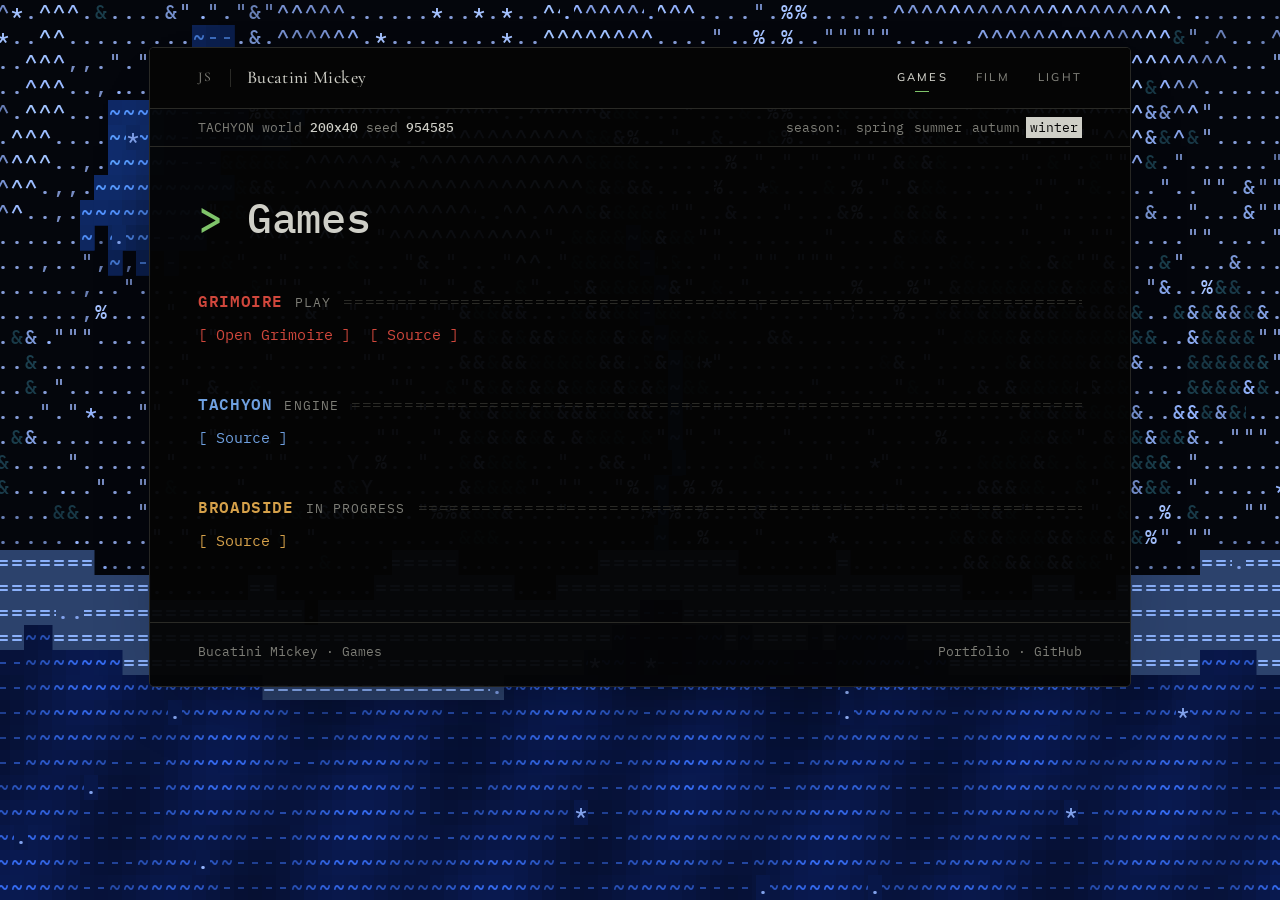
<file: game-dev/index.html>
<!doctype html>
<html lang="en">
<head>
<meta charset="utf-8">
<link rel="icon" href="/assets/favicon.svg" type="image/svg+xml">
<link rel="icon" href="/assets/favicon-32.png" sizes="32x32" type="image/png">
<link rel="apple-touch-icon" href="/assets/apple-touch-icon.png">
<meta name="viewport" content="width=device-width,initial-scale=1,viewport-fit=cover">
<title>Games · Bucatini Mickey</title>
<link rel="stylesheet" href="../assets/fonts/fonts.css">
<link rel="preload" href="../assets/fonts/cormorant-garamond-500-latin.woff2" as="font" type="font/woff2" crossorigin>
<link rel="preload" href="../assets/fonts/mulish-500-latin.woff2" as="font" type="font/woff2" crossorigin>
<style>
/* A terminal. The banner is a Tachyon world map: the editor's island recipe and biome palette,
   folded to 7-bit ASCII and shown close: by night in dark mode, by day in light mode. */
:root{
  --bg:#050505; --ink:#cfcfc7; --dim:#7d7d76; --line:#2a2a26; --acc:#7fc46a;
  --grimoire:#d0473c; --tachyon:#6fa0e0; --broadside:#d6a14a;
  --f-disp:'IBM Plex Mono','Cascadia Mono',ui-monospace,monospace; --f-body:var(--f-disp);
  --here-size:.88rem;
  color-scheme:dark;
}
:root[data-theme="light"]{
  --bg:#f0e8d4; --ink:#1e1814; --dim:#6e6558; --line:#d4c9b2; --acc:#3d6b2c;
  --grimoire:#a8302a; --tachyon:#33508f; --broadside:#8a6414;
  color-scheme:light}
*{box-sizing:border-box}
body{margin:0;background:var(--bg);color:var(--ink);font:400 15px/1.65 var(--f-body)}
a{color:inherit}
:focus-visible{outline:1px solid var(--acc);outline-offset:2px}

#map{pointer-events:auto;cursor:crosshair}
body{background:#050505}
.status{display:flex;flex-wrap:wrap;gap:4px 24px;justify-content:space-between;padding:8px clamp(16px,5vw,48px);font-size:.8rem;color:var(--dim);border-bottom:1px solid var(--line)}
.status b{color:var(--ink);font-weight:500}
.schemes{display:flex;gap:2px}
.schemes button{font:inherit;color:var(--dim);background:none;border:0;padding:0 4px;cursor:pointer}
.schemes button[aria-pressed="true"]{color:var(--bg);background:var(--ink)}
.schemes button:hover{color:var(--ink)}
.schemes button[aria-pressed="true"]:hover{color:var(--bg)}

.wrap{padding-inline:clamp(16px,5vw,48px)}
.mast{padding-block:48px 24px}
h1{font:500 clamp(1.8rem,5vw,2.6rem)/1.1 var(--f-disp);margin:0;letter-spacing:-.01em}
h1::before{content:"> ";color:var(--acc)}
.lede{margin:14px 0 0;max-width:64ch;color:var(--dim)}

.proj{padding-block:28px 8px}
.proj h2{display:flex;gap:12px;align-items:baseline;margin:0 0 14px;font:600 1rem/1 var(--f-disp);letter-spacing:.04em;text-transform:uppercase;color:var(--c)}
.proj h2::after{content:"================================================================================================================";flex:1;overflow:hidden;white-space:nowrap;color:var(--line);font-weight:400}
.proj h2 small{font-weight:400;color:var(--dim);letter-spacing:.08em}
.proj p{margin:0 0 .8em;max-width:76ch}
.proj .acts{display:flex;flex-wrap:wrap;gap:8px 18px;margin-top:6px}
.proj .acts a{text-decoration:none;color:var(--c)}
.proj .acts a::before{content:"[ "} .proj .acts a::after{content:" ]"}
.proj .acts a:hover{background:var(--c);color:var(--bg)}
.proj.grimoire{--c:var(--grimoire)} .proj.tachyon{--c:var(--tachyon)} .proj.broadside{--c:var(--broadside)}
footer{border-top:1px solid var(--line);margin-top:48px;padding-block:18px 24px;color:var(--dim);font-size:.8rem}
footer .wrap{display:flex;justify-content:space-between;gap:12px;flex-wrap:wrap}
footer a{text-decoration:none}
footer a:hover{color:var(--ink)}
/* on a phone the title is a window onto the map */
@media (max-width:620px){.mast.window{display:flex;flex-direction:column;justify-content:flex-end}.mast.window h1{text-shadow:0 1px 10px var(--bg),0 0 3px var(--bg)}
  .mast.window .lede{background:color-mix(in srgb,var(--bg) 92%,transparent);padding:12px 14px;margin-inline:-14px;border-radius:2px}
  body .page{--glass:97%}}
/* the map is busy behind words, so this panel keeps more of its colour than the others */
body .page{--glass:95%}
@media (max-width:620px){body .page{--glass:90%}}
</style>
<link rel="stylesheet" href="../assets/bar.css">
</head>
<body>
<canvas id="map" class="backdrop" role="img" aria-label="An ASCII world map generated by the Tachyon engine: sea, coast, marsh, forest, moors, hills and snowy peaks, with rivers running down to the sea"></canvas>
<div class="page windowed">
<header class="bar"><div class="bar-in">
  <nav class="sites" aria-label="Sites"><a class="me away" href="https://jsonsummers.github.io/" title="Jason Summers"><span>J</span><span class="x"><span>ason </span></span><span>S</span><span class="x"><span>ummers</span></span></a><a class="bm here" href="../" aria-current="true" title="Bucatini Mickey"><span>B</span><span class="x"><span>ucatini </span></span><span>M</span><span class="x"><span>ickey</span></span></a></nav>
  <nav class="pages" aria-label="Pages"><a href="./" aria-current="page">Games</a><a href="../films/">Film</a><button class="mode" id="mode" type="button" aria-label="Switch light or dark">Light</button></nav>
</div></header>

<div class="status"><span id="where">TACHYON  world <b id="dims">--</b>  seed <b id="seed">--</b></span>
    <span class="schemes seasons" role="group" aria-label="Season (s cycles)">season:&nbsp;<button data-season="spring">spring</button><button data-season="summer">summer</button><button data-season="autumn">autumn</button><button data-season="winter">winter</button></span></div>

<header class="wrap mast window">
  <h1>Games</h1>
</header>

<main class="wrap">
  <section class="proj grimoire">
    <h2>Grimoire <small>play</small></h2>
    <p class="acts"><a href="https://bucatini-mickey.github.io/grimoire/">Open Grimoire</a><a href="https://github.com/bucatini-mickey/grimoire">Source</a></p>
  </section>
  <section class="proj tachyon">
    <h2>Tachyon <small>engine</small></h2>
    <p class="acts"><a href="https://github.com/bucatini-mickey/tachyon">Source</a></p>
  </section>
  <section class="proj broadside">
    <h2>Broadside <small>in progress</small></h2>
    <p class="acts"><a href="https://github.com/bucatini-mickey/broadside">Source</a></p>
  </section>
</main>

<footer><div class="wrap"><span>Bucatini Mickey · Games</span><span><a href="../">Portfolio</a> · <a href="https://github.com/bucatini-mickey">GitHub</a></span></div></footer>
</div>

<script src="worldgen.js"></script>
<script>
/* The world map. worldgen.js makes it fresh each visit, after Tachyon's world editor (height, rivers, biomes), as glyph + fg + bg per cell. The whole map
   is drawn once at a fixed scale; the window is a view onto it that starts in the mountains and pans slowly south
   to the sea as you scroll, more slowly than the page. Dark mode is night: the engine's colours under moonlight,
   dimmed and turned blue, land on black with colour behind water only. Light mode is day: every cell lit in a pale
   wash of its own colour, glyphs inked darker, the water bright. Only the columns in view are drawn, at a scale
   close enough to read the trees and rivers. */
(function(){
  const cv=document.getElementById('map'), ctx=cv.getContext('2d'), root=document.documentElement;
  const PAPER=[244,238,222];
  const NAMES={'%':'flowers','~':'water','-':'shallows','=':'ice','.':'beach','"':'grassland','&':'forest','Y':'marsh',',':'moor','*':'snow','^':'rock','`':'ashland'};
  const B64='ABCDEFGHIJKLMNOPQRSTUVWXYZabcdefghijklmnopqrstuvwxyz0123456789-_';
  const hex=h=>[0,2,4].map(i=>parseInt(h.slice(i,i+2),16));
  const luma=c=>(.299*c[0]+.587*c[1]+.114*c[2])/255;
  const lerp=(a,b,t)=>a.map((v,i)=>Math.round(v+(b[i]-v)*t));
  const css=c=>`rgb(${c.map(v=>Math.round(Math.max(0,Math.min(255,v)))).join(',')})`;
  const CALM={'"':.72,',':.72,'.':.8,'Y':.8};          // plains recede so rivers, hills and peaks lead
  let W=0,H=0,cells=[],scheme='night',cw=14,ch=25,cx0=0,world=null,sx=0,sy=0,seedTxt='',season='summer';
  /* The seasons. The map is the engine's summer; each other season is worked out cell by cell from it, so the
     same coast, hills and rivers change rather than being repainted. Each cell gets a stable random number, so a
     tree that turns red in autumn is the same tree every visit.
     spring: fresh greens, blossom in the woods, flowers on the grass and moors, meltwater bright in the rivers.
     autumn: the woods turn copper, gold and rust, the grass goes to straw, heather purples the moors.
     winter: snow lies on everything above the shore, the woods go dark and frosted, shallows and small waters ice over. */
  const hsh=i=>{let h=Math.imul(i^0x9e3779b9,0x85ebca6b);h^=h>>>13;h=Math.imul(h,0xc2b2ae35);return ((h^h>>>16)>>>0)/4294967296};
  const SEASONS=['spring','summer','autumn','winter'];
  function inSeason(q,i){
    if(season==='summer') return q;
    const r=hsh(i), r2=hsh(i+7919), g=q.g, L=luma(q.fg)+.15;
    const shade=c=>c.map(v=>v*Math.min(1.25,L*1.1+.25));
    if(season==='spring'){
      if(g==='&') return r<.12?{g:'*',fg:shade(r2<.5?[250,200,220]:[255,245,250]),bg:q.bg}:{g,fg:shade([90,200,90]),bg:q.bg};
      if(g==='"') return r<.08?{g:',',fg:[[245,220,90],[200,160,240],[250,250,250]][Math.floor(r2*3)],bg:q.bg}:{g,fg:shade([140,220,110]),bg:q.bg};
      if(g===',') return {g:r<.25?'"':g,fg:shade(r<.25?[150,210,110]:[170,130,180]),bg:q.bg};
      if(g==='Y') return {g,fg:shade([110,190,120]),bg:q.bg};
      if(g==='~'||g==='-') return {g,fg:q.fg.map((v,k)=>v*[.9,1.05,1.15][k]),bg:q.bg.map((v,k)=>v*[.9,1.05,1.2][k])};
      return q;
    }
    if(season==='autumn'){
      if(g==='&'){ const c=[[214,104,38],[196,62,38],[226,170,56],[150,84,40],[70,120,60]][Math.floor(r*5)]; return {g,fg:shade(c),bg:q.bg} }
      if(g==='"') return {g:r<.06?'.':g,fg:shade([200,176,98]),bg:q.bg};
      if(g===',') return {g,fg:shade([150,80,140]),bg:q.bg};
      if(g==='Y') return {g,fg:shade([140,110,60]),bg:q.bg};
      if(g==='%') return {g:'"',fg:shade([206,170,92]),bg:q.bg};
      return q;
    }
    // winter
    if(g==='-') return {g:'=',fg:[214,232,240],bg:[120,150,170]};
    if(g==='~') return q;
    if(g==='.') return {g,fg:[200,206,210],bg:q.bg};
    if(g==='&') return {g,fg:r<.35?shade([220,230,236]):shade([40,80,64]),bg:q.bg};
    if(g==='^') return {g,fg:shade([200,206,214]),bg:q.bg};
    return {g:r<.75?'.':g,fg:shade([236,240,244]).map(v=>Math.min(255,v)),bg:q.bg};
  }
  /* colours of one cell by day or by night: [background or null, glyph] */
  const moon=c=>c.map((v,i)=>v*[.64,.74,.98][i]+[2,5,16][i]);
  const NIGHT_GROUND=[4,6,12];
  function look(q,lift=1){
    const wet=q.g==='~'||q.g==='-'||q.g==='=', f=q.fg.map(v=>v*(CALM[q.g]||1)*lift);
    if(scheme==='night') return [wet?moon(q.bg.map(v=>v*.55*lift)):null, moon(f)];
    return wet?[lerp(q.bg.map(v=>v*lift),[236,246,252],.22),lerp(f,[255,255,255],.5)]:[lerp(q.fg,PAPER,.8),f.map(v=>v*.58)];
  }
  const tint=c=>scheme==='night'?moon(c):c.map(v=>v*.55);                 // weather in the light of the hour
  function paint(){
    if(!W) return;
    const dpr=Math.min(2,devicePixelRatio||1);
    cw=innerWidth<700?11:14; ch=Math.round(cw*1.8);
    const cols=Math.min(W,Math.ceil(innerWidth/cw)+2); cx0=Math.floor((W-cols)/2);      // only the columns in view
    world=document.createElement('canvas'); world.width=Math.round(cols*cw*dpr); world.height=Math.round(H*ch*dpr);
    const c=world.getContext('2d'); c.setTransform(dpr,0,0,dpr,0,0);
    c.fillStyle=css(scheme==='night'?NIGHT_GROUND:PAPER); c.fillRect(0,0,cols*cw,H*ch);
    c.font=`500 ${Math.round(ch*.78)}px 'IBM Plex Mono',ui-monospace,monospace`; c.textAlign='center'; c.textBaseline='middle';
    for(let y=0;y<H;y++) for(let x=cx0;x<cx0+cols;x++){
      const q=inSeason(cells[y*W+x],y*W+x), [bg,fg]=look(q), px=(x-cx0)*cw, py=y*ch;
      if(bg){c.fillStyle=css(bg); c.fillRect(px,py,cw+.5,ch+.5)}
      c.fillStyle=css(fg); c.fillText(q.g,px+cw/2,py+ch*.54);
    }
    show();
  }
  function show(){
    if(!world) return;
    const dpr=Math.min(2,devicePixelRatio||1), vw=innerWidth, vh=innerHeight;
    if(cv.width!==Math.round(vw*dpr)||cv.height!==Math.round(vh*dpr)){cv.width=Math.round(vw*dpr); cv.height=Math.round(vh*dpr)}
    const mw=world.width/dpr, mh=H*ch, room=Math.max(0,mh-vh), scroll=Math.max(1,document.documentElement.scrollHeight-innerHeight);
    sx=Math.max(0,(mw-vw)/2); sy=Math.min(room,scrollY*Math.min(.6,room/scroll));
    ctx.setTransform(1,0,0,1,0,0); ctx.fillStyle=css(scheme==='night'?NIGHT_GROUND:PAPER); ctx.fillRect(0,0,cv.width,cv.height);
    ctx.drawImage(world,sx*dpr,sy*dpr,Math.min(mw,vw)*dpr,Math.min(mh,vh)*dpr,Math.max(0,(vw-mw)/2)*dpr,0,Math.min(mw,vw)*dpr,Math.min(mh,vh)*dpr);
    live(performance.now()/1000);
  }
  /* The world moves, a cell at a time, the way a terminal game does. Water flows: each water cell's glyph and
     shade follow a travelling wave, so rivers and the sea shimmer and run. Weather falls through the cells by
     season: spring rain on a slant, summer motes drifting in warm air, autumn leaves tumbling and sidelong,
     winter snow sinking slowly. Particles live on the screen, not the map, and snap to the character grid. */
  let wet=[], drops=[];
  const WEATHER={
    spring:{n:.022,g:['/','/',','],c:[[120,170,220],[150,190,230]],vx:-1.4,vy:5.5,sway:0},
    summer:{n:.004,g:['.',"'"],c:[[230,210,140],[250,240,200]],vx:.2,vy:-.15,sway:.6},
    autumn:{n:.012,g:['*',',','`','&'],c:[[214,104,38],[196,62,38],[226,170,56],[150,84,40]],vx:1.1,vy:1.1,sway:1.4},
    winter:{n:.02,g:['.','*','.'],c:[[230,236,242],[200,212,224]],vx:.15,vy:.8,sway:.5},
  };
  function seed(){
    wet=[]; for(let i=0;i<cells.length;i++){const g=cells[i].g; if(g==='~'||g==='-') wet.push(i)}
    const w=WEATHER[season], cols=Math.ceil(innerWidth/cw), rows=Math.ceil(innerHeight/ch);
    drops=Array.from({length:Math.round(cols*rows*w.n)},()=>({x:Math.random()*cols,y:Math.random()*rows,k:Math.random()}));
  }
  function live(t){
    if(!world||!W) return;
    const dpr=Math.min(2,devicePixelRatio||1), c=ctx; c.setTransform(dpr,0,0,dpr,0,0);
    const ox=Math.max(0,(innerWidth-world.width/dpr)/2)-cx0*cw, x0=cx0+Math.floor(sx/cw), y0=Math.floor(sy/ch), x1=x0+Math.ceil(innerWidth/cw)+1, y1=y0+Math.ceil(innerHeight/ch)+1;
    c.font=`500 ${Math.round(ch*.78)}px 'IBM Plex Mono',ui-monospace,monospace`; c.textAlign='center'; c.textBaseline='middle';
    for(const i of wet){
      const x=i%W, y=(i/W)|0; if(x<x0||x>x1||y<y0||y>y1) continue;
      const q=inSeason(cells[i],i); if(q.g==='=') continue;
      const ph=Math.sin(x*.55+y*.35-t*2.4)+.5*Math.sin(x*.21-y*.6-t*1.3), lift=.88+.18*ph, [bg,fg]=look(q,lift);
      const py=y*ch-sy;
      c.fillStyle=css(bg); c.fillRect(ox+x*cw-sx,py,cw+.5,ch+.5);
      c.fillStyle=css(fg); c.fillText(ph>.6?'~':ph<-.6?'-':q.g,ox+x*cw-sx+cw/2,py+ch*.54);
    }
    const w=WEATHER[season], cols=innerWidth/cw, rows=innerHeight/ch;
    for(const d of drops){
      const gx=Math.floor(((d.x%cols)+cols)%cols), gy=Math.floor(((d.y%rows)+rows)%rows);
      const mx=Math.floor((gx*cw-ox+sx)/cw), my=Math.floor((gy*ch+sy)/ch), under=cells[my*W+mx];   // the cell the flake falls past
      c.fillStyle=css(under&&mx>=0&&mx<W?(look(inSeason(under,my*W+mx))[0]||NIGHT_GROUND):scheme==='night'?NIGHT_GROUND:PAPER); c.fillRect(gx*cw,gy*ch,cw,ch);
      c.fillStyle=css(tint(w.c[Math.floor(d.k*w.c.length)])); c.fillText(w.g[Math.floor(d.k*w.g.length*7)%w.g.length],gx*cw+cw/2,gy*ch+ch*.54);
    }
  }
  let lastT=0;
  function tick(ts){
    if(!document.hidden&&ts-lastT>90){
      const dt=lastT?Math.min(.2,(ts-lastT)/1000):0; lastT=ts;
      const w=WEATHER[season];
      for(const d of drops){ d.x+=(w.vx+Math.sin(ts/900+d.k*20)*w.sway)*dt*(.7+d.k*.6)*3; d.y+=w.vy*dt*(.7+d.k*.6)*3 }
      show();
    }
    requestAnimationFrame(tick);
  }
  let q=false; addEventListener('scroll',()=>{if(!q){q=true;requestAnimationFrame(()=>{q=false;show()})}},{passive:true});
  function setSeason(v,save){
    season=v; seed(); document.querySelectorAll('.seasons button').forEach(b=>b.setAttribute('aria-pressed',b.dataset.season===v));
    if(save){try{localStorage.setItem('bm-season',v)}catch(e){}}
    paint();
  }
  document.querySelectorAll('.seasons button').forEach(b=>b.onclick=()=>setSeason(b.dataset.season,true));
  addEventListener('keydown',e=>{if(e.key==='s'&&!e.ctrlKey&&!e.metaKey&&!/input|textarea/i.test(e.target.tagName)) setSeason(SEASONS[(SEASONS.indexOf(season)+1)%4],true)});
  try{ season=localStorage.getItem('bm-season')||'' }catch(e){}
  if(!SEASONS.includes(season)) season=['winter','winter','spring','spring','spring','summer','summer','summer','autumn','autumn','autumn','winter'][new Date().getMonth()];   // the season it is now
  document.querySelectorAll('.seasons button').forEach(b=>b.setAttribute('aria-pressed',b.dataset.season===season));
  cv.addEventListener('mousemove',e=>{
    if(!W) return; const x=Math.floor((e.clientX+sx)/cw), y=Math.floor((e.clientY+sy)/ch); if(!cells[y*W+x]) return; const c=inSeason(cells[y*W+x],y*W+x);
    document.getElementById('where').innerHTML=`TACHYON  (<b>${x}</b>, <b>${y}</b>)  <b>${NAMES[c.g]||'?'}</b>`;
  });
  cv.addEventListener('mouseleave',()=>{document.getElementById('where').innerHTML=`TACHYON  world <b>${W}x${H}</b>  seed <b>${seedTxt}</b>`});
  /* a new world every visit (worldgen.js); ?seed=N brings one back */
  (function(){
    const scroll=Math.max(0,document.documentElement.scrollHeight-innerHeight), rows=Math.max(40,Math.min(110,Math.ceil((innerHeight+scroll*.55)/(innerWidth<700?20:25))+2));   // tall enough to reach the sea
    const q=+new URLSearchParams(location.search).get('seed'), m=WorldGen(q||Math.floor(Math.random()*1e6),200,rows);
    W=m.w;H=m.h;seedTxt=m.seed; cells=m.cells;
    document.getElementById('dims').textContent=W+'x'+H; document.getElementById('seed').textContent=m.seed;
    seed(); let painted=false; const once=()=>{ if(!painted){ painted=true; paint() } };   // drawn once, when the font is in (or after 400 ms)
    document.fonts?.ready.then(once); setTimeout(once,400);
    if(!matchMedia('(prefers-reduced-motion: reduce)').matches) requestAnimationFrame(tick);
  })();
  let t;addEventListener('resize',()=>{clearTimeout(t);t=setTimeout(()=>{seed();paint()},150)});

  /* site-wide light/dark switch: dark is night, light is day */
  const btn=document.getElementById('mode');
  function setMode(m){
    if(m==='light') root.dataset.theme='light'; else delete root.dataset.theme;
    btn.textContent=m==='light'?'Dark':'Light';
    try{localStorage.setItem('bm-theme',m)}catch(e){}
    scheme=m==='light'?'day':'night'; seed(); paint();
  }
  let m='dark';try{m=localStorage.getItem('bm-theme')||'dark'}catch(e){}
  btn.onclick=()=>setMode(root.dataset.theme==='light'?'dark':'light');
  setMode(m);
})();
</script>
<script src="../assets/bar.js" defer></script>
</body>
</html>
</file>
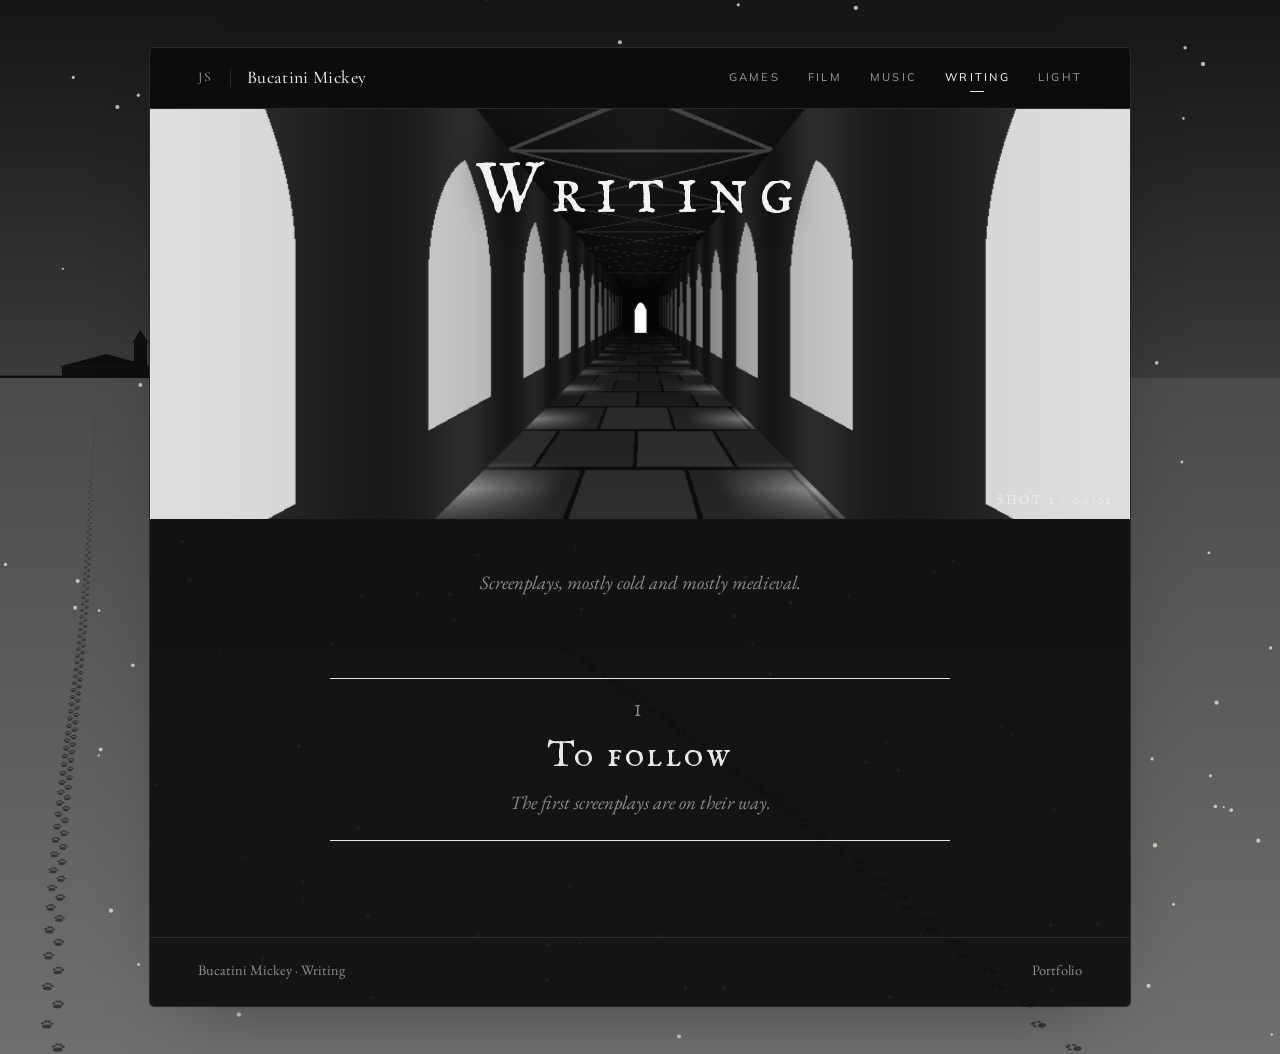
<file: writing/index.html>
<!doctype html>
<html lang="en">
<head>
<meta charset="utf-8">
<link rel="icon" href="/assets/favicon.svg" type="image/svg+xml">
<link rel="icon" href="/assets/favicon-32.png" sizes="32x32" type="image/png">
<link rel="apple-touch-icon" href="/assets/apple-touch-icon.png">
<meta name="viewport" content="width=device-width,initial-scale=1,viewport-fit=cover">
<title>Writing · Bucatini Mickey</title>
<meta name="description" content="Screenplays by Mickey.">
<link rel="stylesheet" href="../assets/fonts/fonts.css">
<link rel="preload" href="../assets/fonts/cormorant-garamond-500-latin.woff2" as="font" type="font/woff2" crossorigin>
<link rel="preload" href="../assets/fonts/mulish-500-latin.woff2" as="font" type="font/woff2" crossorigin>
<style>
/* Gothic, in black and white. Outside the page (drifting up more slowly than the page as you scroll): a winter field after Marketa Lazarova, snow falling, two wolf
   trails crossing to a monastery on the horizon. On the page: the monastery's cloister, pointed arches open to the
   snow, a rib vault overhead, light pooling on the flagstones, and a door lit at the far end. */
:root{
  --bg:#0c0c0c; --ink:#e8e8e6; --dim:#8d8d8a; --line:#2c2c2b; --acc:#e8e8e6;
  --f-disp:'IM Fell English SC',Georgia,serif; --f-body:'EB Garamond',Georgia,serif;
  --here-size:1.05rem;
  color-scheme:dark;
}
:root[data-theme="light"]{--bg:#f2f2f0;--ink:#121212;--dim:#5e5e5c;--line:#cfcfcc;--acc:#121212;color-scheme:light}
*{box-sizing:border-box}
body{margin:0;background:#1a1a1a;color:var(--ink);font:400 19px/1.65 var(--f-body)}
a{color:inherit;text-underline-offset:4px;text-decoration-thickness:1px}
:focus-visible{outline:1px solid var(--ink);outline-offset:3px}

/* the opening shot: 2.39:1, a slow push in, the shot's own clock */
.shot{position:relative;aspect-ratio:2.39/1;overflow:hidden;background:#000}
@media (max-width:700px){.shot{aspect-ratio:1.5/1}}
.shot canvas{position:absolute;inset:0;width:100%;height:100%;display:block;transform-origin:50% 52%}
.shot h1{position:absolute;left:0;right:0;top:12%;margin:0;text-align:center;font:400 clamp(2rem,6vw,4.4rem)/1 var(--f-disp);letter-spacing:.16em;color:#f2f2f0;text-shadow:0 2px 30px rgba(0,0,0,.6)}
.shot .tc{position:absolute;right:16px;bottom:12px;font:400 .78rem/1 var(--f-disp);letter-spacing:.2em;color:rgba(255,255,255,.5);font-variant-numeric:tabular-nums}
@media (prefers-reduced-motion:no-preference){
  .shot h1{animation:arrive 5s ease-in 1.2s both}
  .shot canvas{animation:dolly 120s linear both}
  @keyframes arrive{from{opacity:0}to{opacity:1}}
  @keyframes dolly{from{transform:scale(1)}to{transform:scale(1.08)}}
}

.wrap{padding-inline:clamp(16px,5vw,48px)}
.lede{margin:48px auto 0;max-width:560px;color:var(--dim);font-style:italic;text-align:center}
.chapter{max-width:620px;margin:0 auto;padding-top:80px}
.card{border-block:1px solid var(--ink);padding:26px 0 22px;text-align:center}
.card .no{font:400 .95rem/1 var(--f-disp);letter-spacing:.3em;color:var(--dim)}
.card h2{margin:14px 0 0;font:400 clamp(1.6rem,4vw,2.3rem)/1.15 var(--f-disp);letter-spacing:.08em}
.card .where{margin:10px 0 0;font-style:italic;color:var(--dim)}
footer{margin-top:96px;border-top:1px solid var(--line);padding-block:20px 24px;color:var(--dim);font-size:.9rem}
footer .wrap{display:flex;justify-content:space-between;gap:12px;flex-wrap:wrap}
footer a{text-decoration:none}
</style>
<link rel="stylesheet" href="../assets/bar.css">
</head>
<body>
<canvas class="backdrop tall" id="field" data-parallax=".25" aria-hidden="true"></canvas>
<div class="page">
<header class="bar"><div class="bar-in">
  <nav class="sites" aria-label="Sites"><a class="me away" href="https://jsonsummers.github.io/" title="Jason Summers: research, CV and links"><span>J</span><span class="x"><span>ason </span></span><span>S</span><span class="x"><span>ummers</span></span></a><a class="bm here" href="../" aria-current="true" title="Bucatini Mickey: films, games, photos and other hobbies"><span>B</span><span class="x"><span>ucatini </span></span><span>M</span><span class="x"><span>ickey</span></span></a></nav>
  <nav class="pages" aria-label="Pages"><a href="../game-dev/">Games</a><a href="../films/">Film</a><a href="../music/">Music</a><a href="./" aria-current="page">Writing</a><button class="mode" id="mode" type="button" aria-label="Switch light or dark">Light</button></nav>
</div></header>

<div class="shot">
  <canvas id="cloister" aria-hidden="true"></canvas>
  <h1>Writing</h1>
  <span class="tc" id="tc" aria-hidden="true">SHOT 1 · 00:00</span>
</div>

<main class="wrap">
  <p class="lede">Screenplays, mostly cold and mostly medieval.</p>
  <section class="chapter">
    <div class="card"><div class="no">I</div><h2>To follow</h2><p class="where">The first screenplays are on their way.</p></div>
  </section>
</main>

<footer><div class="wrap"><span>Bucatini Mickey · Writing</span><span><a href="../">Portfolio</a></span></div></footer>
</div>

<script>
(function(){
  const root=document.documentElement;
  function rng(seed){let s=seed>>>0;return()=>{s=s+0x6D2B79F5|0;let t=Math.imul(s^s>>>15,1|s);t=t+Math.imul(t^t>>>7,61|t)^t;return((t^t>>>14)>>>0)/4294967296}}
  const still=matchMedia('(prefers-reduced-motion: reduce)').matches;

  /* ---- the field: horizon, snow, a monastery far off, two wolf trails in single file, snow falling ---- */
  const fc=document.getElementById('field'); let flakes=[], ground=null;
  function print(c,x,y,s,a,night){
    if(s<.6) return;
    c.save(); c.translate(x,y); c.scale(1,.5); c.rotate(a); c.fillStyle=night?'rgba(18,18,18,.6)':'rgba(70,70,70,.55)';
    c.beginPath(); c.ellipse(0,s*.35,s*.42,s*.36,0,0,Math.PI*2); c.fill();                                   // heel pad
    for(const [dx,dy] of [[-.42,-.18],[.42,-.18],[-.15,-.55],[.15,-.55]]){c.beginPath();c.ellipse(dx*s,dy*s,s*.16,s*.21,0,0,Math.PI*2);c.fill()}  // toes
    c.restore();
  }
  function field(){
    const r=rng(1967), dpr=Math.min(2,devicePixelRatio||1), W=fc.clientWidth, H=fc.clientHeight, night=root.dataset.theme!=='light';
    fc.width=Math.round(W*dpr); fc.height=Math.round(H*dpr);
    const c=fc.getContext('2d'); c.setTransform(dpr,0,0,dpr,0,0);
    const hz=H*.3;
    const sky=c.createLinearGradient(0,0,0,hz); sky.addColorStop(0,night?'#151515':'#9a9a98'); sky.addColorStop(1,night?'#3a3a39':'#d6d6d3');
    c.fillStyle=sky; c.fillRect(0,0,W,hz);
    const snow=c.createLinearGradient(0,hz,0,H); snow.addColorStop(0,night?'#4a4a49':'#e2e2df'); snow.addColorStop(1,night?'#7a7a78':'#f7f7f5');
    c.fillStyle=snow; c.fillRect(0,hz,W,H-hz);
    // the monastery: a long nave, a gabled roof and a square tower, small and dark on the horizon, inside its wall
    const mx=W>1100?Math.max(110,(W-980)/4):W*.5, s=Math.max(.6,W/1600), ink=night?'#0d0d0d':'#3a3a39';
    c.fillStyle=ink;
    c.fillRect(mx-60*s,hz-14*s,110*s,14*s);
    c.beginPath(); c.moveTo(mx-64*s,hz-14*s); c.lineTo(mx-5*s,hz-30*s); c.lineTo(mx+54*s,hz-14*s); c.closePath(); c.fill();
    c.fillRect(mx+30*s,hz-44*s,16*s,44*s);
    c.beginPath(); c.moveTo(mx+28*s,hz-44*s); c.lineTo(mx+38*s,hz-60*s); c.lineTo(mx+48*s,hz-44*s); c.closePath(); c.fill();
    c.fillRect(mx-150*s,hz-3*s,320*s,3*s);
    // wolf trails: prints in a near-straight line (a wolf steps into its own tracks), shrinking towards the monastery
    function trail(x0,x1,seed){
      let side=1;
      for(let t=0;t<1;){
        const y=H*1.02-(H*1.02-hz-3)*Math.pow(t,.55), d=(y-hz)/(H-hz);
        if(d<.012) break;
        const x=x0+(x1-x0)*Math.pow(t,.8)+Math.sin(t*7+seed)*W*.012*d, sc=d*15;
        const dirx=(x1-x0)*.8, diry=-(H-hz);
        print(c,x+side*sc*.5,y,sc,Math.atan2(diry*.5,dirx)+Math.PI/2,night);
        side=-side; t+=Math.max(.005,.028*d*d);
      }
    }
    trail(W*.04,mx-16*s,3); trail(W*.96,mx+14*s,9);
    ground=document.createElement('canvas'); ground.width=fc.width; ground.height=fc.height; ground.getContext('2d').drawImage(fc,0,0);   // kept as a picture: redrawn each frame on the GPU
    flakes=Array.from({length:Math.round(W*H/9000)},()=>({x:r()*W,y:r()*H,z:.3+r()*.7,s:r()}));
  }
  let falling=false, lastFall=0;
  function fall(ts){
    if(!ground) return;
    if(!still&&ts&&ts-lastFall<40){ requestAnimationFrame(fall); return } lastFall=ts||0;   // 25 frames a second is plenty for snow
    const c=fc.getContext('2d'), dpr=Math.min(2,devicePixelRatio||1), W=fc.clientWidth, H=fc.clientHeight, night=root.dataset.theme!=='light';
    c.setTransform(1,0,0,1,0,0); c.drawImage(ground,0,0); c.setTransform(dpr,0,0,dpr,0,0);
    c.fillStyle=night?'rgba(235,235,232,.75)':'rgba(255,255,255,.95)';
    for(const f of flakes){
      if(!still){f.y+=.25+f.z*.6; f.x+=Math.sin((f.y+f.s*300)/90)*.25*f.z; if(f.y>H+4){f.y=-4;f.x=Math.random()*W}}
      c.beginPath(); c.arc(f.x,f.y,.6+f.z*1.6,0,Math.PI*2); c.fill();
    }
    if(!still) requestAnimationFrame(fall);
  }

  /* ---- the cloister, ray-cast a pixel at a time: walls at x=+-1, flagstones at y=-1, vault at y=1.25.
     Each 1.6 m bay has a pointed (equilateral) arch open to the snow, a transverse rib and two diagonal ribs
     overhead, and its snowlight falls in a pool on the floor beside the wall. At the end, a pointed door, lit. ---- */
  const cc=document.getElementById('cloister');
  function lancet(zz,Y,a,y0,yb){return Y>yb&&Math.abs(zz)<a&&(Y<y0||((zz-a)*(zz-a)+(Y-y0)*(Y-y0)<4*a*a&&(zz+a)*(zz+a)+(Y-y0)*(Y-y0)<4*a*a))}
  function hash(i,j){let h=Math.imul(i*374761393+j*668265263,1274126177);h^=h>>>13;return (h>>>0)/4294967296}
  function cloister(){
    const W=cc.clientWidth, H=cc.clientHeight; if(!W||!H) return;
    const scale=Math.min(1.5,devicePixelRatio||1), w=Math.round(W*scale), h=Math.round(H*scale);
    cc.width=w; cc.height=h;
    const c=cc.getContext('2d'), img=c.createImageData(w,h), d=img.data;
    const f=h*.95, cx=w/2, cy=h*.5, END=22, P=1.6, A=.42;
    for(let py=0;py<h;py++) for(let px=0;px<w;px++){
      const dx=(px-cx)/f, dy=-(py-cy)/f;
      let t=1e9, v=0, lit=false;
      if(dy<0){const tf=-1/dy; if(tf<t){t=tf; const X=dx*t, Z=t;
        // flagstones in staggered courses, each slab its own grey, dark joints between
        const row=Math.floor(Z/.9), off=(row%2)*.33, col=Math.floor((X+5+off)/.66), fx=((X+5+off)%.66)/.66, fz=(Z%.9)/.9;
        v=(fx<.04||fz<.05)?.05:.15+hash(row,col)*.09;
        // snowlight through the arcade, pooled on the floor beside each wall
        const zz=(Z%P)-P/2, edge=1-Math.abs(X); if(Math.abs(zz)<A*1.1&&edge<.55) v+= .55*(1-edge/.55)*(1-Math.abs(zz)/(A*1.1))}}
      if(dy>0){const tv=1.25/dy; if(tv<t){t=tv; const X=dx*t, zz=(t%P)-P/2, u=Math.abs(zz)/(P/2);
        const rib=(t%P)<.06||Math.abs(Math.abs(X)-u)<.035;            // transverse and diagonal ribs
        v=rib?.34:.07+.05*(1-Math.abs(X))}}
      if(dx!==0){const tw=1/Math.abs(dx); if(tw<t){t=tw; const Y=dy*t, zz=(t%P)-P/2;
        v=lancet(zz,Y,A,.15,-.55)?.95:(.16+.05*Math.cos(zz*4))}}
      if(t>END){t=END; const X=dx*END, Y=dy*END; lit=lancet(X,Y,.3,.1,-1); v=lit?1:.06}
      const fog=Math.exp(-t*.1), l=lit?1:v*fog+(1-fog)*.015;
      const g=Math.round(Math.min(1,l)*255), i=(py*w+px)*4; d[i]=d[i+1]=d[i+2]=g; d[i+3]=255;
    }
    c.putImageData(img,0,0);
  }

  /* the shot runs as long as you stay on it */
  const t0=Date.now(),tc=document.getElementById('tc');
  setInterval(()=>{const s=Math.floor((Date.now()-t0)/1000);tc.textContent='SHOT 1 · '+String(Math.floor(s/60)).padStart(2,'0')+':'+String(s%60).padStart(2,'0')},1000);

  /* site-wide light/dark switch, remembered in this browser */
  const btn=document.getElementById('mode');
  const set=m=>{if(m==='light')root.dataset.theme='light';else delete root.dataset.theme;btn.textContent=m==='light'?'Dark':'Light';field();if(still)fall()};
  let m='dark';try{m=localStorage.getItem('bm-theme')||'dark'}catch(e){}
  btn.onclick=()=>{m=m==='dark'?'light':'dark';try{localStorage.setItem('bm-theme',m)}catch(e){}set(m)};
  let rt;addEventListener('resize',()=>{clearTimeout(rt);rt=setTimeout(()=>{field();cloister();if(still)fall()},200)});
  set(m); cloister(); if(!falling){falling=true;fall()}
})();
</script>
<script src="../assets/parallax.js"></script>
<script src="../assets/bar.js" defer></script>
</body>
</html>
</file>
<file: assets/fonts/fonts.css>
/* Every typeface on this site, served from the site itself (no Google round trips). Made by fontslocal.py from
   the Google Fonts css2 API; latin and latin-ext only. The browser fetches a file only when a page uses that face. */
@font-face {
  font-family: 'Cormorant Garamond';
  font-style: normal;
  font-weight: 400;
  font-display: swap;
  src: url(cormorant-garamond-400-latin-ext.woff2) format('woff2');
  unicode-range: U+0100-02BA, U+02BD-02C5, U+02C7-02CC, U+02CE-02D7, U+02DD-02FF, U+0304, U+0308, U+0329, U+1D00-1DBF, U+1E00-1E9F, U+1EF2-1EFF, U+2020, U+20A0-20AB, U+20AD-20C4, U+2113, U+2C60-2C7F, U+A720-A7FF;
}
@font-face {
  font-family: 'Cormorant Garamond';
  font-style: normal;
  font-weight: 400;
  font-display: swap;
  src: url(cormorant-garamond-400-latin.woff2) format('woff2');
  unicode-range: U+0000-00FF, U+0131, U+0152-0153, U+02BB-02BC, U+02C6, U+02DA, U+02DC, U+0304, U+0308, U+0329, U+2000-206F, U+20AC, U+2122, U+2191, U+2193, U+2212, U+2215, U+FEFF, U+FFFD;
}
@font-face {
  font-family: 'Cormorant Garamond';
  font-style: italic;
  font-weight: 400;
  font-display: swap;
  src: url(cormorant-garamond-400i-latin-ext.woff2) format('woff2');
  unicode-range: U+0100-02BA, U+02BD-02C5, U+02C7-02CC, U+02CE-02D7, U+02DD-02FF, U+0304, U+0308, U+0329, U+1D00-1DBF, U+1E00-1E9F, U+1EF2-1EFF, U+2020, U+20A0-20AB, U+20AD-20C4, U+2113, U+2C60-2C7F, U+A720-A7FF;
}
@font-face {
  font-family: 'Cormorant Garamond';
  font-style: italic;
  font-weight: 400;
  font-display: swap;
  src: url(cormorant-garamond-400i-latin.woff2) format('woff2');
  unicode-range: U+0000-00FF, U+0131, U+0152-0153, U+02BB-02BC, U+02C6, U+02DA, U+02DC, U+0304, U+0308, U+0329, U+2000-206F, U+20AC, U+2122, U+2191, U+2193, U+2212, U+2215, U+FEFF, U+FFFD;
}
@font-face {
  font-family: 'Cormorant Garamond';
  font-style: normal;
  font-weight: 500;
  font-display: swap;
  src: url(cormorant-garamond-500-latin-ext.woff2) format('woff2');
  unicode-range: U+0100-02BA, U+02BD-02C5, U+02C7-02CC, U+02CE-02D7, U+02DD-02FF, U+0304, U+0308, U+0329, U+1D00-1DBF, U+1E00-1E9F, U+1EF2-1EFF, U+2020, U+20A0-20AB, U+20AD-20C4, U+2113, U+2C60-2C7F, U+A720-A7FF;
}
@font-face {
  font-family: 'Cormorant Garamond';
  font-style: normal;
  font-weight: 500;
  font-display: swap;
  src: url(cormorant-garamond-500-latin.woff2) format('woff2');
  unicode-range: U+0000-00FF, U+0131, U+0152-0153, U+02BB-02BC, U+02C6, U+02DA, U+02DC, U+0304, U+0308, U+0329, U+2000-206F, U+20AC, U+2122, U+2191, U+2193, U+2212, U+2215, U+FEFF, U+FFFD;
}
@font-face {
  font-family: 'Cormorant Garamond';
  font-style: normal;
  font-weight: 600;
  font-display: swap;
  src: url(cormorant-garamond-600-latin-ext.woff2) format('woff2');
  unicode-range: U+0100-02BA, U+02BD-02C5, U+02C7-02CC, U+02CE-02D7, U+02DD-02FF, U+0304, U+0308, U+0329, U+1D00-1DBF, U+1E00-1E9F, U+1EF2-1EFF, U+2020, U+20A0-20AB, U+20AD-20C4, U+2113, U+2C60-2C7F, U+A720-A7FF;
}
@font-face {
  font-family: 'Cormorant Garamond';
  font-style: normal;
  font-weight: 600;
  font-display: swap;
  src: url(cormorant-garamond-600-latin.woff2) format('woff2');
  unicode-range: U+0000-00FF, U+0131, U+0152-0153, U+02BB-02BC, U+02C6, U+02DA, U+02DC, U+0304, U+0308, U+0329, U+2000-206F, U+20AC, U+2122, U+2191, U+2193, U+2212, U+2215, U+FEFF, U+FFFD;
}
@font-face {
  font-family: 'EB Garamond';
  font-style: normal;
  font-weight: 400;
  font-display: swap;
  src: url(eb-garamond-400-latin-ext.woff2) format('woff2');
  unicode-range: U+0100-02BA, U+02BD-02C5, U+02C7-02CC, U+02CE-02D7, U+02DD-02FF, U+0304, U+0308, U+0329, U+1D00-1DBF, U+1E00-1E9F, U+1EF2-1EFF, U+2020, U+20A0-20AB, U+20AD-20C4, U+2113, U+2C60-2C7F, U+A720-A7FF;
}
@font-face {
  font-family: 'EB Garamond';
  font-style: normal;
  font-weight: 400;
  font-display: swap;
  src: url(eb-garamond-400-latin.woff2) format('woff2');
  unicode-range: U+0000-00FF, U+0131, U+0152-0153, U+02BB-02BC, U+02C6, U+02DA, U+02DC, U+0304, U+0308, U+0329, U+2000-206F, U+20AC, U+2122, U+2191, U+2193, U+2212, U+2215, U+FEFF, U+FFFD;
}
@font-face {
  font-family: 'EB Garamond';
  font-style: italic;
  font-weight: 400;
  font-display: swap;
  src: url(eb-garamond-400i-latin-ext.woff2) format('woff2');
  unicode-range: U+0100-02BA, U+02BD-02C5, U+02C7-02CC, U+02CE-02D7, U+02DD-02FF, U+0304, U+0308, U+0329, U+1D00-1DBF, U+1E00-1E9F, U+1EF2-1EFF, U+2020, U+20A0-20AB, U+20AD-20C4, U+2113, U+2C60-2C7F, U+A720-A7FF;
}
@font-face {
  font-family: 'EB Garamond';
  font-style: italic;
  font-weight: 400;
  font-display: swap;
  src: url(eb-garamond-400i-latin.woff2) format('woff2');
  unicode-range: U+0000-00FF, U+0131, U+0152-0153, U+02BB-02BC, U+02C6, U+02DA, U+02DC, U+0304, U+0308, U+0329, U+2000-206F, U+20AC, U+2122, U+2191, U+2193, U+2212, U+2215, U+FEFF, U+FFFD;
}
@font-face {
  font-family: 'EB Garamond';
  font-style: normal;
  font-weight: 500;
  font-display: swap;
  src: url(eb-garamond-500-latin-ext.woff2) format('woff2');
  unicode-range: U+0100-02BA, U+02BD-02C5, U+02C7-02CC, U+02CE-02D7, U+02DD-02FF, U+0304, U+0308, U+0329, U+1D00-1DBF, U+1E00-1E9F, U+1EF2-1EFF, U+2020, U+20A0-20AB, U+20AD-20C4, U+2113, U+2C60-2C7F, U+A720-A7FF;
}
@font-face {
  font-family: 'EB Garamond';
  font-style: normal;
  font-weight: 500;
  font-display: swap;
  src: url(eb-garamond-500-latin.woff2) format('woff2');
  unicode-range: U+0000-00FF, U+0131, U+0152-0153, U+02BB-02BC, U+02C6, U+02DA, U+02DC, U+0304, U+0308, U+0329, U+2000-206F, U+20AC, U+2122, U+2191, U+2193, U+2212, U+2215, U+FEFF, U+FFFD;
}
@font-face {
  font-family: 'Fraunces';
  font-style: normal;
  font-weight: 500;
  font-display: swap;
  src: url(fraunces-500-latin-ext.woff2) format('woff2');
  unicode-range: U+0100-02BA, U+02BD-02C5, U+02C7-02CC, U+02CE-02D7, U+02DD-02FF, U+0304, U+0308, U+0329, U+1D00-1DBF, U+1E00-1E9F, U+1EF2-1EFF, U+2020, U+20A0-20AB, U+20AD-20C4, U+2113, U+2C60-2C7F, U+A720-A7FF;
}
@font-face {
  font-family: 'Fraunces';
  font-style: normal;
  font-weight: 500;
  font-display: swap;
  src: url(fraunces-500-latin.woff2) format('woff2');
  unicode-range: U+0000-00FF, U+0131, U+0152-0153, U+02BB-02BC, U+02C6, U+02DA, U+02DC, U+0304, U+0308, U+0329, U+2000-206F, U+20AC, U+2122, U+2191, U+2193, U+2212, U+2215, U+FEFF, U+FFFD;
}
@font-face {
  font-family: 'IBM Plex Mono';
  font-style: normal;
  font-weight: 400;
  font-display: swap;
  src: url(ibm-plex-mono-400-latin-ext.woff2) format('woff2');
  unicode-range: U+0100-02BA, U+02BD-02C5, U+02C7-02CC, U+02CE-02D7, U+02DD-02FF, U+0304, U+0308, U+0329, U+1D00-1DBF, U+1E00-1E9F, U+1EF2-1EFF, U+2020, U+20A0-20AB, U+20AD-20C4, U+2113, U+2C60-2C7F, U+A720-A7FF;
}
@font-face {
  font-family: 'IBM Plex Mono';
  font-style: normal;
  font-weight: 400;
  font-display: swap;
  src: url(ibm-plex-mono-400-latin.woff2) format('woff2');
  unicode-range: U+0000-00FF, U+0131, U+0152-0153, U+02BB-02BC, U+02C6, U+02DA, U+02DC, U+0304, U+0308, U+0329, U+2000-206F, U+20AC, U+2122, U+2191, U+2193, U+2212, U+2215, U+FEFF, U+FFFD;
}
@font-face {
  font-family: 'IBM Plex Mono';
  font-style: normal;
  font-weight: 500;
  font-display: swap;
  src: url(ibm-plex-mono-500-latin-ext.woff2) format('woff2');
  unicode-range: U+0100-02BA, U+02BD-02C5, U+02C7-02CC, U+02CE-02D7, U+02DD-02FF, U+0304, U+0308, U+0329, U+1D00-1DBF, U+1E00-1E9F, U+1EF2-1EFF, U+2020, U+20A0-20AB, U+20AD-20C4, U+2113, U+2C60-2C7F, U+A720-A7FF;
}
@font-face {
  font-family: 'IBM Plex Mono';
  font-style: normal;
  font-weight: 500;
  font-display: swap;
  src: url(ibm-plex-mono-500-latin.woff2) format('woff2');
  unicode-range: U+0000-00FF, U+0131, U+0152-0153, U+02BB-02BC, U+02C6, U+02DA, U+02DC, U+0304, U+0308, U+0329, U+2000-206F, U+20AC, U+2122, U+2191, U+2193, U+2212, U+2215, U+FEFF, U+FFFD;
}
@font-face {
  font-family: 'IBM Plex Mono';
  font-style: normal;
  font-weight: 600;
  font-display: swap;
  src: url(ibm-plex-mono-600-latin-ext.woff2) format('woff2');
  unicode-range: U+0100-02BA, U+02BD-02C5, U+02C7-02CC, U+02CE-02D7, U+02DD-02FF, U+0304, U+0308, U+0329, U+1D00-1DBF, U+1E00-1E9F, U+1EF2-1EFF, U+2020, U+20A0-20AB, U+20AD-20C4, U+2113, U+2C60-2C7F, U+A720-A7FF;
}
@font-face {
  font-family: 'IBM Plex Mono';
  font-style: normal;
  font-weight: 600;
  font-display: swap;
  src: url(ibm-plex-mono-600-latin.woff2) format('woff2');
  unicode-range: U+0000-00FF, U+0131, U+0152-0153, U+02BB-02BC, U+02C6, U+02DA, U+02DC, U+0304, U+0308, U+0329, U+2000-206F, U+20AC, U+2122, U+2191, U+2193, U+2212, U+2215, U+FEFF, U+FFFD;
}
@font-face {
  font-family: 'IM Fell English';
  font-style: normal;
  font-weight: 400;
  font-display: swap;
  src: url(im-fell-english-400-latin.woff2) format('woff2');
  unicode-range: U+0000-00FF, U+0131, U+0152-0153, U+02BB-02BC, U+02C6, U+02DA, U+02DC, U+0304, U+0308, U+0329, U+2000-206F, U+20AC, U+2122, U+2191, U+2193, U+2212, U+2215, U+FEFF, U+FFFD;
}
@font-face {
  font-family: 'IM Fell English';
  font-style: italic;
  font-weight: 400;
  font-display: swap;
  src: url(im-fell-english-400i-latin.woff2) format('woff2');
  unicode-range: U+0000-00FF, U+0131, U+0152-0153, U+02BB-02BC, U+02C6, U+02DA, U+02DC, U+0304, U+0308, U+0329, U+2000-206F, U+20AC, U+2122, U+2191, U+2193, U+2212, U+2215, U+FEFF, U+FFFD;
}
@font-face {
  font-family: 'IM Fell English SC';
  font-style: normal;
  font-weight: 400;
  font-display: swap;
  src: url(im-fell-english-sc-400-latin.woff2) format('woff2');
  unicode-range: U+0000-00FF, U+0131, U+0152-0153, U+02BB-02BC, U+02C6, U+02DA, U+02DC, U+0304, U+0308, U+0329, U+2000-206F, U+20AC, U+2122, U+2191, U+2193, U+2212, U+2215, U+FEFF, U+FFFD;
}
@font-face {
  font-family: 'Mulish';
  font-style: normal;
  font-weight: 300;
  font-display: swap;
  src: url(mulish-300-latin-ext.woff2) format('woff2');
  unicode-range: U+0100-02BA, U+02BD-02C5, U+02C7-02CC, U+02CE-02D7, U+02DD-02FF, U+0304, U+0308, U+0329, U+1D00-1DBF, U+1E00-1E9F, U+1EF2-1EFF, U+2020, U+20A0-20AB, U+20AD-20C4, U+2113, U+2C60-2C7F, U+A720-A7FF;
}
@font-face {
  font-family: 'Mulish';
  font-style: normal;
  font-weight: 300;
  font-display: swap;
  src: url(mulish-300-latin.woff2) format('woff2');
  unicode-range: U+0000-00FF, U+0131, U+0152-0153, U+02BB-02BC, U+02C6, U+02DA, U+02DC, U+0304, U+0308, U+0329, U+2000-206F, U+20AC, U+2122, U+2191, U+2193, U+2212, U+2215, U+FEFF, U+FFFD;
}
@font-face {
  font-family: 'Mulish';
  font-style: normal;
  font-weight: 400;
  font-display: swap;
  src: url(mulish-400-latin-ext.woff2) format('woff2');
  unicode-range: U+0100-02BA, U+02BD-02C5, U+02C7-02CC, U+02CE-02D7, U+02DD-02FF, U+0304, U+0308, U+0329, U+1D00-1DBF, U+1E00-1E9F, U+1EF2-1EFF, U+2020, U+20A0-20AB, U+20AD-20C4, U+2113, U+2C60-2C7F, U+A720-A7FF;
}
@font-face {
  font-family: 'Mulish';
  font-style: normal;
  font-weight: 400;
  font-display: swap;
  src: url(mulish-400-latin.woff2) format('woff2');
  unicode-range: U+0000-00FF, U+0131, U+0152-0153, U+02BB-02BC, U+02C6, U+02DA, U+02DC, U+0304, U+0308, U+0329, U+2000-206F, U+20AC, U+2122, U+2191, U+2193, U+2212, U+2215, U+FEFF, U+FFFD;
}
@font-face {
  font-family: 'Mulish';
  font-style: normal;
  font-weight: 500;
  font-display: swap;
  src: url(mulish-500-latin-ext.woff2) format('woff2');
  unicode-range: U+0100-02BA, U+02BD-02C5, U+02C7-02CC, U+02CE-02D7, U+02DD-02FF, U+0304, U+0308, U+0329, U+1D00-1DBF, U+1E00-1E9F, U+1EF2-1EFF, U+2020, U+20A0-20AB, U+20AD-20C4, U+2113, U+2C60-2C7F, U+A720-A7FF;
}
@font-face {
  font-family: 'Mulish';
  font-style: normal;
  font-weight: 500;
  font-display: swap;
  src: url(mulish-500-latin.woff2) format('woff2');
  unicode-range: U+0000-00FF, U+0131, U+0152-0153, U+02BB-02BC, U+02C6, U+02DA, U+02DC, U+0304, U+0308, U+0329, U+2000-206F, U+20AC, U+2122, U+2191, U+2193, U+2212, U+2215, U+FEFF, U+FFFD;
}
@font-face {
  font-family: 'Mulish';
  font-style: normal;
  font-weight: 600;
  font-display: swap;
  src: url(mulish-600-latin-ext.woff2) format('woff2');
  unicode-range: U+0100-02BA, U+02BD-02C5, U+02C7-02CC, U+02CE-02D7, U+02DD-02FF, U+0304, U+0308, U+0329, U+1D00-1DBF, U+1E00-1E9F, U+1EF2-1EFF, U+2020, U+20A0-20AB, U+20AD-20C4, U+2113, U+2C60-2C7F, U+A720-A7FF;
}
@font-face {
  font-family: 'Mulish';
  font-style: normal;
  font-weight: 600;
  font-display: swap;
  src: url(mulish-600-latin.woff2) format('woff2');
  unicode-range: U+0000-00FF, U+0131, U+0152-0153, U+02BB-02BC, U+02C6, U+02DA, U+02DC, U+0304, U+0308, U+0329, U+2000-206F, U+20AC, U+2122, U+2191, U+2193, U+2212, U+2215, U+FEFF, U+FFFD;
}
@font-face {
  font-family: 'Mulish';
  font-style: normal;
  font-weight: 700;
  font-display: swap;
  src: url(mulish-700-latin-ext.woff2) format('woff2');
  unicode-range: U+0100-02BA, U+02BD-02C5, U+02C7-02CC, U+02CE-02D7, U+02DD-02FF, U+0304, U+0308, U+0329, U+1D00-1DBF, U+1E00-1E9F, U+1EF2-1EFF, U+2020, U+20A0-20AB, U+20AD-20C4, U+2113, U+2C60-2C7F, U+A720-A7FF;
}
@font-face {
  font-family: 'Mulish';
  font-style: normal;
  font-weight: 700;
  font-display: swap;
  src: url(mulish-700-latin.woff2) format('woff2');
  unicode-range: U+0000-00FF, U+0131, U+0152-0153, U+02BB-02BC, U+02C6, U+02DA, U+02DC, U+0304, U+0308, U+0329, U+2000-206F, U+20AC, U+2122, U+2191, U+2193, U+2212, U+2215, U+FEFF, U+FFFD;
}
</file>
<file: assets/bar.css>
/* The top bar and the floating page, shared by jsonsummers.github.io and bucatini-mickey.github.io.
   Keep both copies identical (and assets/bar.js with them).

   Bar: both sites are always named in the same order, Jason Summers on the left and Bucatini Mickey on the right,
   divided by a hairline. The site you are on is written in full; the other is written quietly as its initials.
   Following the other site plays the change: this name folds down to its initials and the other unfolds to full.
   Each name is its initials plus folding spans (.x), so the change is just those spans opening or closing.
   On the right, this site's pages. One typeface on both sites, so the bar measures the same everywhere;
   each page colours it through --bg --ink --dim --line --acc.

   Floating page: every page's theme fills the window as a fixed .backdrop and the page sits on it as a panel of
   the same width and offset everywhere, so nothing moves when you change page or site. The panel lets a little
   of the backdrop through (--glass is how much of the page colour it keeps; less on phones, where the margins
   are too narrow to show the backdrop otherwise); the bar on it stays solid. */
.bar{position:relative;z-index:5;background:var(--bar-bg,var(--bg));border-bottom:1px solid var(--line);
  --f-bar:'Cormorant Garamond',Garamond,Georgia,serif;--f-barsans:'Mulish',system-ui,sans-serif}
.bar-in{max-width:var(--bar-w,1040px);margin:0 auto;padding:0 clamp(16px,5vw,48px);min-height:60px;display:flex;align-items:center;justify-content:space-between;gap:8px 24px;flex-wrap:wrap}
.sites{display:flex;align-items:center;margin:0;padding:0;--ease:cubic-bezier(.65,0,.35,1)}
.sites a{display:flex;align-items:center;text-decoration:none;white-space:nowrap;color:var(--ink);font:500 1.12rem/1 var(--f-bar);letter-spacing:.02em;
  transition:color .55s var(--ease),font-size .55s var(--ease),letter-spacing .55s var(--ease)}
.sites>*+*{margin-left:16px;padding-left:16px;border-left:1px solid var(--line)}
.sites .x{display:grid;grid-template-columns:1fr;transition:grid-template-columns .55s var(--ease),opacity .4s var(--ease)}
.sites .x>span{overflow:hidden;white-space:pre}
.sites .away,.sites.swap .here{color:var(--dim);font-size:.84rem;letter-spacing:.18em}
.sites .away .x,.sites.swap .here .x{grid-template-columns:0fr;opacity:0}
.sites.swap .away{color:var(--ink);font-size:1.12rem;letter-spacing:.02em}
.sites.swap .away .x{grid-template-columns:1fr;opacity:1}
.sites .away:hover{color:var(--ink)}
.pages{display:flex;align-items:center;gap:clamp(14px,2.6vw,28px);font:500 .7rem/1 var(--f-barsans);letter-spacing:.2em;text-transform:uppercase}
.pages a,.pages button{position:relative;color:var(--dim);text-decoration:none;padding:8px 0;border:0;background:none;font:inherit;letter-spacing:inherit;text-transform:inherit;cursor:pointer}
.pages a:hover,.pages button:hover{color:var(--ink)}
.pages a[aria-current="page"]{color:var(--ink)}
.pages a[aria-current="page"]::after{content:"";position:absolute;left:50%;bottom:0;width:14px;height:1px;margin-left:-7px;background:var(--acc)}
@media (max-width:620px){
  .bar-in{flex-direction:column;align-items:flex-start;gap:0;padding-block:14px 6px}
  .pages{flex-wrap:wrap;gap:2px 13px;padding-top:10px;letter-spacing:.13em;font-size:.66rem}
}

.backdrop{position:fixed;left:0;top:0;width:100vw;height:100vh;z-index:0;pointer-events:none;display:block;will-change:transform}
.backdrop.tall{height:140vh}
.page{--glass:90%;position:relative;z-index:1;max-width:980px;margin:48px auto;background:color-mix(in srgb,var(--bg) var(--glass),transparent);border-radius:4px;box-shadow:0 30px 80px -40px rgba(0,0,0,.45),0 0 0 1px var(--line)}
.page>.bar{border-radius:4px 4px 0 0}
.page>.bar .bar-in{max-width:none}
.page>footer:last-child{border-radius:0 0 4px 4px}
@media (max-width:1040px){.page{margin:28px 24px}}
@media (max-width:620px){.page{margin:14px 10px;--glass:82%}}
/* on a phone the margins are too narrow to show a page's backdrop, so a page can open a window onto it: with
   class="windowed" on .page and class="window" on one block (usually the title), that block is see-through and
   tall, and the rest of the page keeps its panel */
@media (max-width:620px){
  .page.windowed{background:transparent!important;box-shadow:none}
  .page.windowed>:not(.window){background:color-mix(in srgb,var(--bg) var(--glass),transparent)}
  .page.windowed>.bar{background:var(--bg)}
  .page.windowed>.window{background:transparent!important;min-height:var(--window,52vh)}
}
</file>
